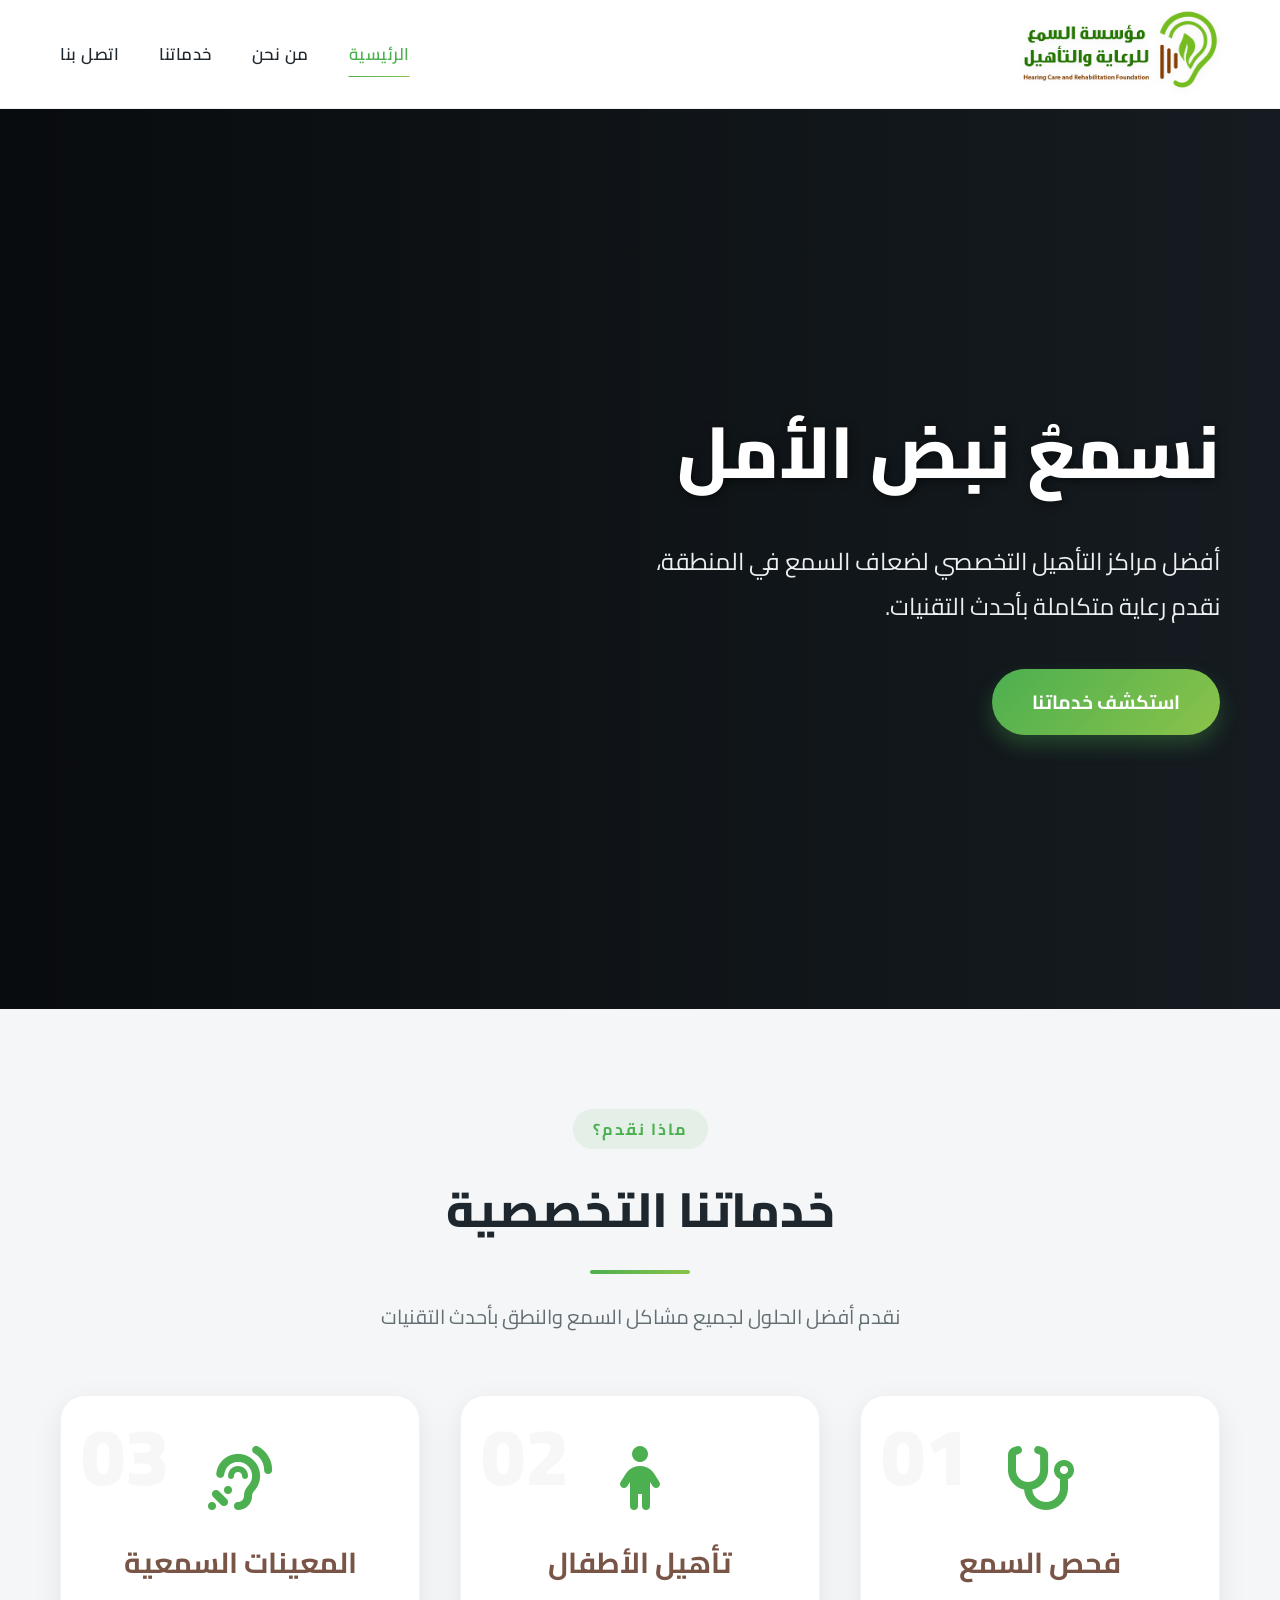
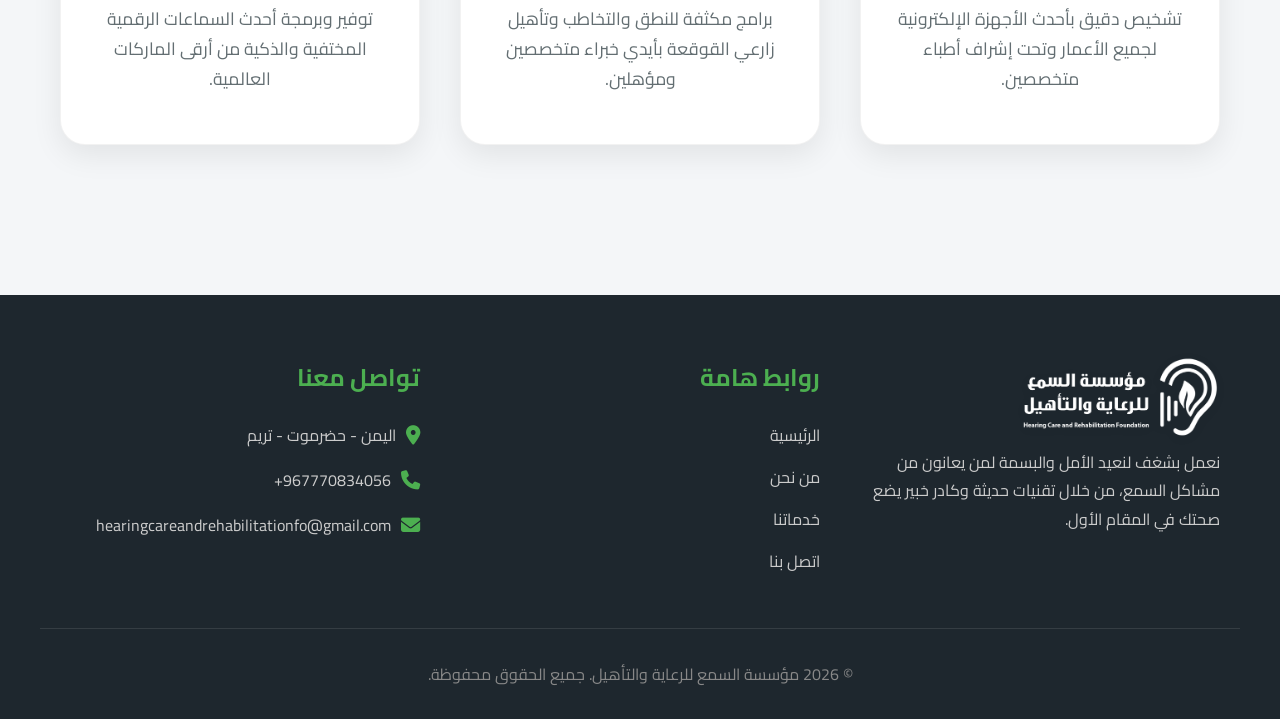
<file: index.html>
<!DOCTYPE html>
<html lang="ar" dir="rtl">
<!-- هنا حددت اللغة عربي والاتجاه من اليمين لليسار -->

<head>
    <meta charset="UTF-8">
    <!-- هذا الترميز عشان يدعم اللغة العربية بدون مشاكل -->

    <meta name="viewport" content="width=device-width, initial-scale=1.0">
    <!-- الموقع يكون متجاوب مع الجوال والشاشات الصغيرة -->

    <title>مؤسسة السمع للرعاية والتأهيل</title>
    <!-- عنوان الصفحة اللي يظهر في التبويب -->

    <link rel="stylesheet" href="style.css">
    <link rel="stylesheet" href="https://cdnjs.cloudflare.com/ajax/libs/font-awesome/6.4.0/css/all.min.css">
    <!-- هذا مكتبة أيقونات جاهزة استخدمتها في الموقع -->
</head>

<body>

    <header>
        <!-- هذا الهيدر اللي فوق الصفحة ويحتوي على الشعار والقائمة -->

        <div class="container header-container">
            <!-- حطيت container عشان يرتب العناصر ويخليها في المنتصف -->

            <div class="logo">
                <img src="image/logo2.png" alt="مؤسسة السمع" class="logo">
                <!-- هنا حطيت شعار المؤسسة -->
            </div>

            <!-- هذا checkbox استخدمته عشان أسوي قائمة للجوال -->
            <input type="checkbox" id="menu-checkbox" class="menu-checkbox">

            <label for="menu-checkbox" class="menu-toggle">
                <i class="fas fa-bars"></i>
                <!-- أيقونة الثلاث خطوط لفتح القائمة -->
            </label>

            <nav>
                <!-- هنا قائمة التنقل بين الصفحات -->
                <ul>
                    <li><a href="index.html" class="active">الرئيسية</a></li>
                    <!-- حطيت active عشان تبين الصفحة الحالية -->

                    <li><a href="about.html">من نحن</a></li>
                    <li><a href="services.html">خدماتنا</a></li>
                    <li><a href="contact.html">اتصل بنا</a></li>
                </ul>
            </nav>
        </div>
    </header>

    <div class="hero">
        <!-- هذا قسم البداية في الصفحة (السلايدر والعنوان الرئيسي) -->

        <!-- سلايدر الصور -->
        <div class="hero-slide" style="background-image: url('image/1.png');"></div>
        <div class="hero-slide" style="background-image: url('image/a.jpg');"></div>
        <div class="hero-slide" style="background-image: url('image/b.jpg');"></div>

        <div class="hero-text container">
            <!-- النص اللي يظهر فوق الصور -->

            <h1>نسمعُ نبض الأمل</h1>
            <p>
                أفضل مراكز التأهيل التخصصي لضعاف السمع في المنطقة، نقدم رعاية متكاملة بأحدث التقنيات.
            </p>
            <a href="services.html" class="main-btn">استكشف خدماتنا</a>
            <!-- زر ينقل المستخدم لصفحة الخدمات -->
        </div>
    </div>

    <section class="services-section">
        <!-- هذا قسم الخدمات اللي نقدمها -->

        <div class="container">

            <div class="section-title">
                <!-- عنوان القسم -->

                <span class="subtitle">ماذا نقدم؟</span>
                <h2>خدماتنا التخصصية</h2>

                <p>
                    نقدم أفضل الحلول لجميع مشاكل السمع والنطق بأحدث التقنيات
                </p>
            </div>

            <div class="grid-container">
                <!-- هنا استخدمت grid عشان أعرض الخدمات بشكل مرتب -->

                <div class="card" data-number="01">
                    <!-- كرت الخدمة الأولى -->

                    <i class="fas fa-stethoscope"></i>
                    <!-- أيقونة طبية -->

                    <h3>فحص السمع</h3>

                    <p>
                        تشخيص دقيق بأحدث الأجهزة الإلكترونية لجميع الأعمار وتحت إشراف أطباء متخصصين.
                    </p>
                </div>

                <div class="card" data-number="02">
                    <!-- كرت الخدمة الثانية -->

                    <i class="fas fa-child"></i>

                    <h3>تأهيل الأطفال</h3>

                    <p>
                        برامج مكثفة للنطق والتخاطب وتأهيل زارعي القوقعة بأيدي خبراء متخصصين ومؤهلين.
                    </p>
                </div>

                <div class="card" data-number="03">
                    <!-- كرت الخدمة الثالثة -->

                    <i class="fas fa-ear-listen"></i>

                    <h3>المعينات السمعية</h3>

                    <p>
                        توفير وبرمجة أحدث السماعات الرقمية المختفية والذكية من أرقى الماركات العالمية.
                    </p>
                </div>

            </div>
        </div>
    </section>

    <footer>
        <!-- هذا الفوتر أسفل الصفحة -->

        <div class="container footer-content">

            <div>

                <div class="logo">
                    <img src="image/logowhite.png" alt="" class="logo">
                    <!-- شعار أبيض للفوتر -->
                </div>

                <div class="footer-about">
                    <!-- نبذة بسيطة عن المؤسسة -->

                    <p>
                        نعمل بشغف لنعيد الأمل والبسمة لمن يعانون من مشاكل السمع،
                        من خلال تقنيات حديثة وكادر خبير يضع صحتك في المقام الأول.
                    </p>
                </div>
            </div>

            <div class="footer-links">
                <!-- روابط سريعة داخل الموقع -->

                <h3>روابط هامة</h3>

                <ul>
                    <li><a href="index.html">الرئيسية</a></li>
                    <li><a href="about.html">من نحن</a></li>
                    <li><a href="services.html">خدماتنا</a></li>
                    <li><a href="contact.html">اتصل بنا</a></li>
                </ul>
            </div>

            <div class="footer-contact">
                <!-- معلومات التواصل -->

                <h3>تواصل معنا</h3>

                <p>
                    <i class="fas fa-location-dot"></i>
                        اليمن - حضرموت - تريم 
                    </p>

                <p>
                    <i class="fas fa-phone"></i>
                    967770834056+
                </p>

                <p>
                    <i class="fas fa-envelope"></i>
                    hearingcareandrehabilitationfo@gmail.com
                </p>
            </div>

        </div>

        <div class="container footer-bottom">
            <!-- حقوق النشر -->

            &copy; 2026 مؤسسة السمع للرعاية والتأهيل. جميع الحقوق محفوظة.
        </div>

    </footer>

    <script src="script.js"></script>
    <!-- ربطت ملف الجافاسكربت عشان أضيف الحركات أو التفاعل في الموقع -->

</body>

</html>
</file>
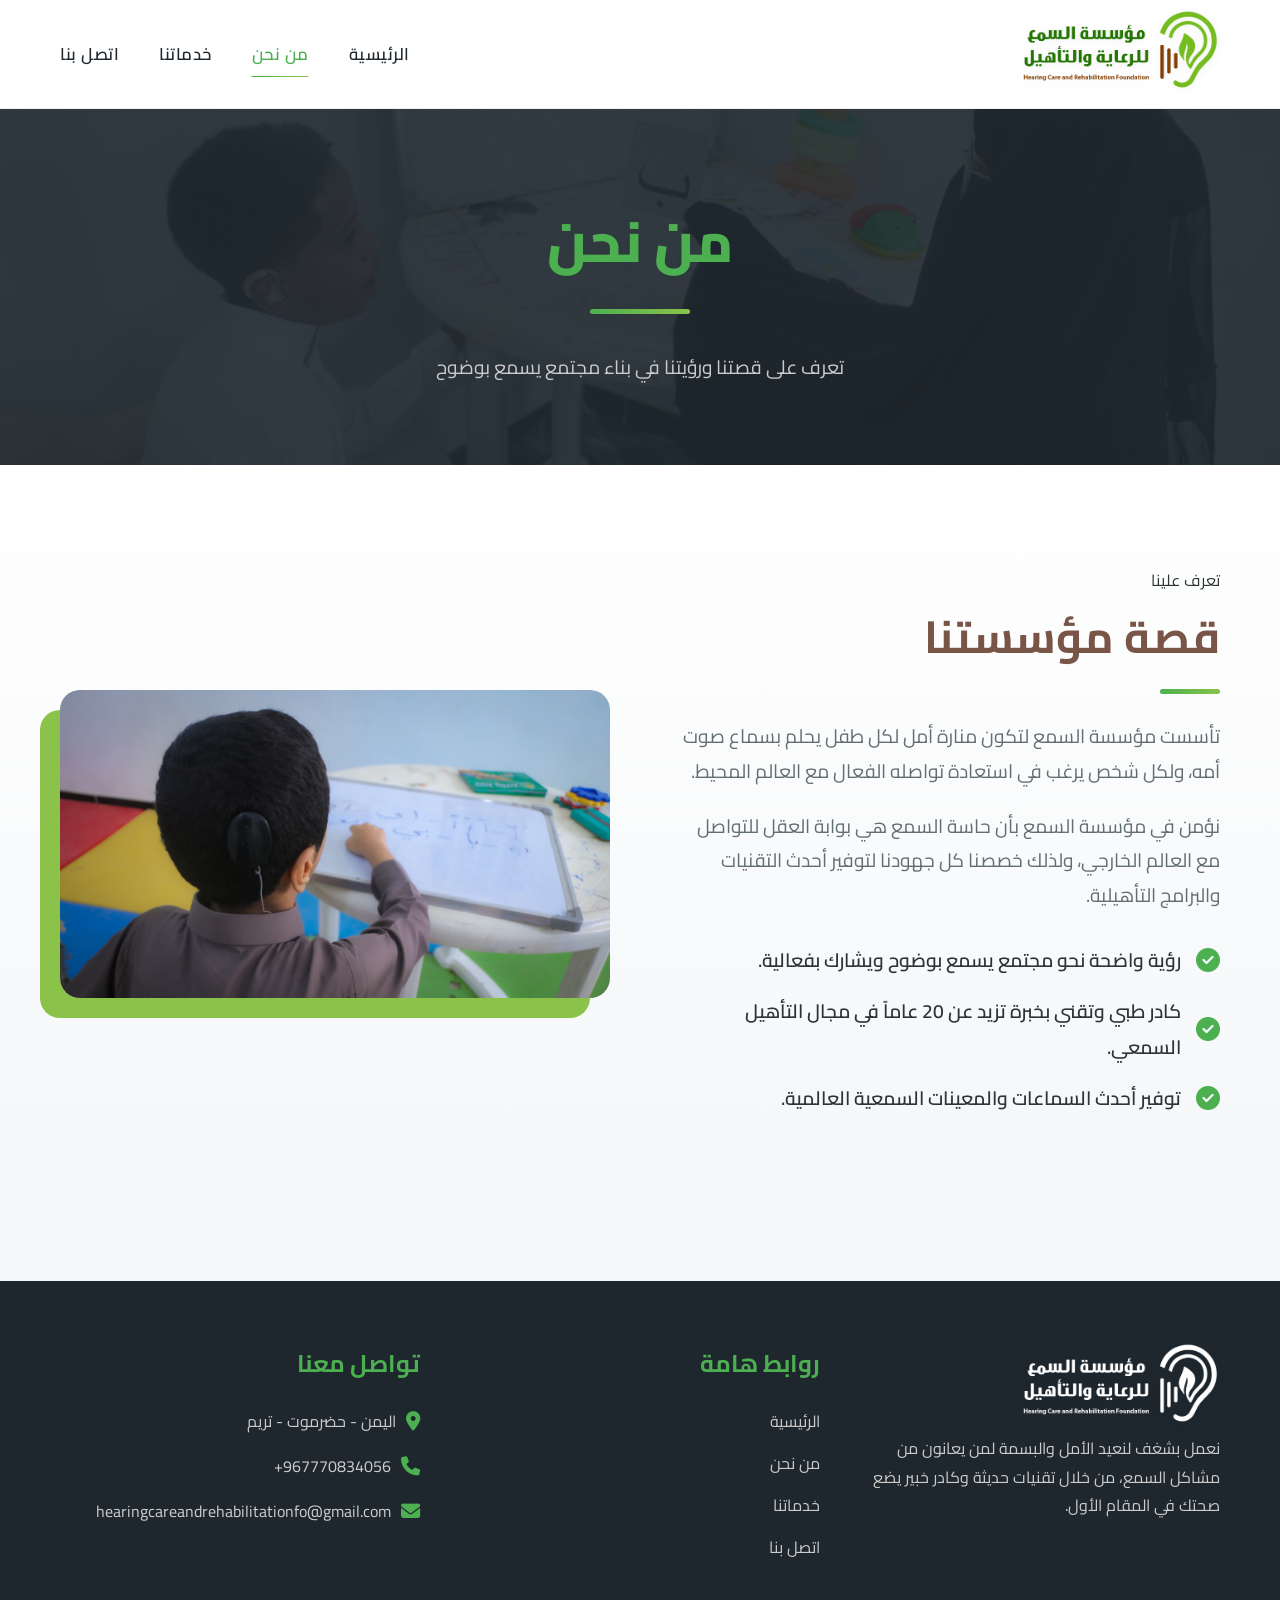
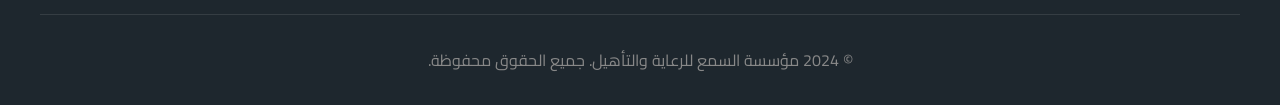
<file: about.html>
<!DOCTYPE html>
<html lang="ar" dir="rtl">
<!-- هنا حددت اللغة عربي واتجاه الصفحة من اليمين لليسار -->

<head>
    <meta charset="UTF-8">
    <meta name="viewport" content="width=device-width, initial-scale=1.0">
    <!-- هذا يخلي الموقع متجاوب مع الجوال والشاشات -->

    <title>من نحن | مؤسسة السمع</title>
    <link rel="stylesheet" href="style.css">
    <link rel="stylesheet" href="https://cdnjs.cloudflare.com/ajax/libs/font-awesome/6.4.0/css/all.min.css">
    <!-- مكتبة أيقونات استخدمتها في الموقع -->
</head>

<body>

    <header>
        <!-- هذا الهيدر حق الموقع -->

        <div class="container header-container">
            <!-- container عشان يرتب العناصر في الهيدر -->

            <div class="logo">
                <img src="image/logo2.png" alt="مؤسسة السمع" class="logo">
            </div>

            <!-- هذا checkbox استخدمته عشان قائمة الجوال -->
            <input type="checkbox" id="menu-checkbox" class="menu-checkbox">

            <label for="menu-checkbox" class="menu-toggle">
                <i class="fas fa-bars"></i>
                <!-- أيقونة القائمة -->
            </label>

            <nav>
                <!-- روابط التنقل بين الصفحات -->
                <ul>
                    <li><a href="index.html">الرئيسية</a></li>

                    <!-- هنا حطيت active عشان تبين أن هذه الصفحة الحالية -->
                    <li><a href="about.html" class="active">من نحن</a></li>

                    <li><a href="services.html">خدماتنا</a></li>
                    <li><a href="contact.html">اتصل بنا</a></li>
                </ul>
            </nav>
        </div>
    </header>

    <div class="page-header">
        <!-- عنوان الصفحة في الأعلى -->

        <div class="container">
            <h1>من نحن</h1>
            <!-- العنوان الرئيسي -->

            <p>تعرف على قصتنا ورؤيتنا في بناء مجتمع يسمع بوضوح</p>
        </div>
    </div>

    <section class="about-section">
        <!-- هذا قسم التعريف بالمؤسسة -->

        <div class="container about-content-wrapper">
            <!-- قسمت الصفحة إلى نص وصورة -->

            <div class="about-content">
                <!-- هنا النص والمعلومات -->
                <span class="subtitle">تعرف علينا</span>
                <h2>قصة مؤسستنا</h2>
                <p>
                    تأسست مؤسسة السمع لتكون منارة أمل لكل طفل يحلم بسماع صوت أمه،
                    ولكل شخص يرغب في استعادة تواصله الفعال مع العالم المحيط.
                </p>

                <p>
                    نؤمن في مؤسسة السمع بأن حاسة السمع هي بوابة العقل للتواصل مع العالم الخارجي،
                    ولذلك خصصنا كل جهودنا لتوفير أحدث التقنيات والبرامج التأهيلية.
                </p>

                <ul class="about-list">
                    <!-- قائمة المميزات -->

                    <li>
                        <i class="fas fa-check-circle"></i>
                        رؤية واضحة نحو مجتمع يسمع بوضوح ويشارك بفعالية.
                    </li>

                    <li>
                        <i class="fas fa-check-circle"></i>
                        كادر طبي وتقني بخبرة تزيد عن 20 عاماً في مجال التأهيل السمعي.
                    </li>

                    <li>
                        <i class="fas fa-check-circle"></i>
                        توفير أحدث السماعات والمعينات السمعية العالمية.
                    </li>
                </ul>

            </div>

            <div class="about-image">
                <!-- هنا صورة المؤسسة -->

                <img src="image/a.jpg" alt="صورة مؤسسة السمع">
            </div>

        </div>
    </section>

    <footer>
        <!-- هذا الفوتر أسفل الصفحة -->

        <div class="container footer-content">

            <div>

                <div class="logo">
                    <img src="image/logowhite.png" alt="" class="logo">
                    <!-- شعار الفوتر -->
                </div>

                <div class="footer-about">
                    <!-- نبذة عن المؤسسة -->

                    <p>
                        نعمل بشغف لنعيد الأمل والبسمة لمن يعانون من مشاكل السمع،
                        من خلال تقنيات حديثة وكادر خبير يضع صحتك في المقام الأول.
                    </p>
                </div>
            </div>
            
            <div class="footer-links">
                <!-- روابط سريعة -->

                <h3>روابط هامة</h3>

                <ul>
                    <li><a href="index.html">الرئيسية</a></li>
                    <li><a href="about.html">من نحن</a></li>
                    <li><a href="services.html">خدماتنا</a></li>
                    <li><a href="contact.html">اتصل بنا</a></li>
                </ul>
            </div>
            
            <div class="footer-contact">
                <!-- معلومات التواصل -->

                <h3>تواصل معنا</h3>

                <p>
                    <i class="fas fa-location-dot"></i>
                    اليمن - حضرموت - تريم 
                </p>

                <p>
                    <i class="fas fa-phone"></i>
                    967770834056+
                </p>

                <p>
                    <i class="fas fa-envelope"></i>
                    hearingcareandrehabilitationfo@gmail.com
                </p>
            </div>

        </div>

        <div class="container footer-bottom">
            <!-- حقوق النشر -->

            &copy; 2024 مؤسسة السمع للرعاية والتأهيل. جميع الحقوق محفوظة.
        </div>

    </footer>

    <script src="script.js"></script>
    <!-- ربطت ملف الجافاسكربت عشان الحركات والتفاعل في الموقع -->

</body>
</html>
</file>
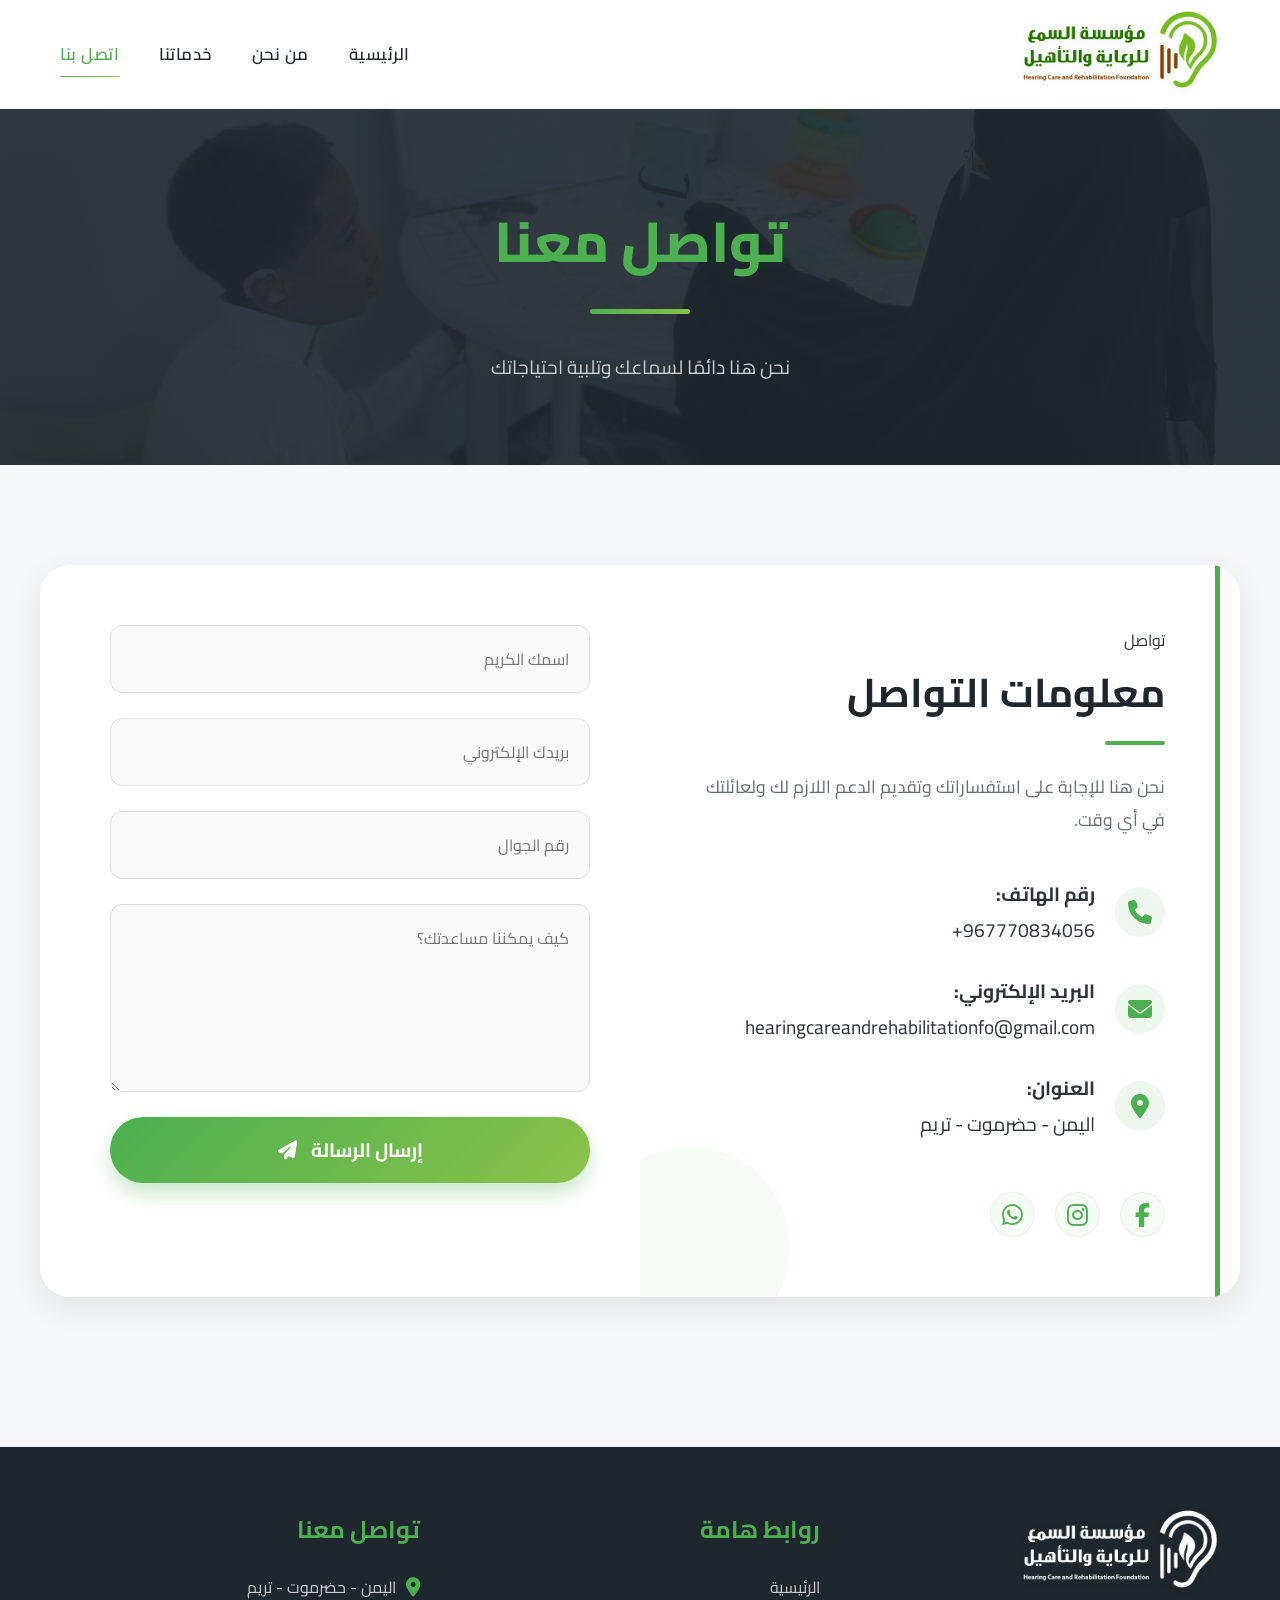
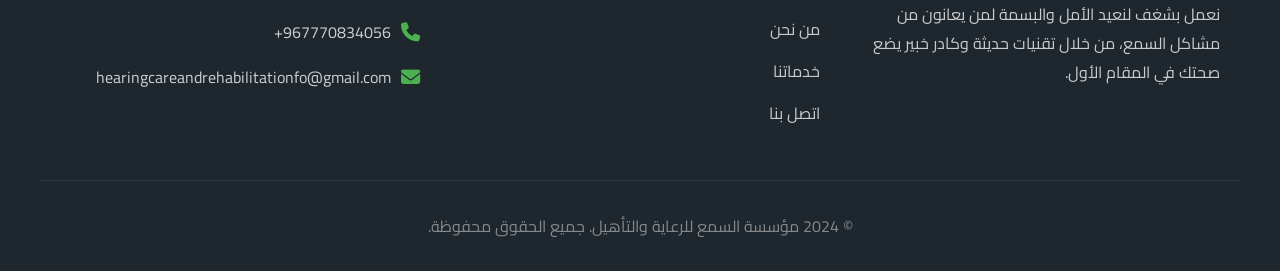
<file: contact.html>
<!DOCTYPE html>
<html lang="ar" dir="rtl">
<!-- حددت اللغة عربي والاتجاه من اليمين لليسار -->

<head>
    <meta charset="UTF-8">
    <meta name="viewport" content="width=device-width, initial-scale=1.0">
    <!-- هذا يخلي الصفحة تشتغل تمام على الجوال -->

    <title>اتصل بنا | مؤسسة السمع</title>
    <link rel="stylesheet" href="style.css">
    <link rel="stylesheet" href="https://cdnjs.cloudflare.com/ajax/libs/font-awesome/6.4.0/css/all.min.css">
    <!-- مكتبة أيقونات استخدمتها في الصفحة -->
</head>

<body>

    <header>
        <!-- هذا الهيدر حق الموقع -->

        <div class="container header-container">
            <!-- حطيت container عشان يرتب العناصر -->

            <div class="logo">
                <img src="image/logo2.png" alt="مؤسسة السمع" class="logo">
                <!-- شعار المؤسسة -->
            </div>

            <!-- هذا استخدمته عشان قائمة الجوال -->
            <input type="checkbox" id="menu-checkbox" class="menu-checkbox">

            <label for="menu-checkbox" class="menu-toggle">
                <i class="fas fa-bars"></i>
                <!-- أيقونة القائمة -->
            </label>

            <nav>
                <!-- روابط الصفحات -->
                <ul>
                    <li><a href="index.html">الرئيسية</a></li>
                    <li><a href="about.html">من نحن</a></li>
                    <li><a href="services.html">خدماتنا</a></li>

                    <!-- هنا حطيت active عشان تبين أن هذه الصفحة الحالية -->
                    <li><a href="contact.html" class="active">اتصل بنا</a></li>
                </ul>
            </nav>
        </div>
    </header>

    <div class="page-header">
        <!-- هذا عنوان الصفحة في الأعلى -->

        <div class="container">
            <h1>تواصل معنا</h1>
            <!-- العنوان الرئيسي -->
            <p>نحن هنا دائمًا لسماعك وتلبية احتياجاتك</p>
        </div>
    </div>

    <section class="contact-section">
        <!-- هذا القسم حق معلومات التواصل والنموذج -->

        <div class="container contact-wrapper">
            <!-- قسمت الصفحة إلى جهتين -->

            <div class="contact-info">
                <!-- هنا معلومات التواصل -->

                <span class="subtitle">تواصل</span>
                <h2>معلومات التواصل</h2>

                <p>
                    نحن هنا للإجابة على استفساراتك وتقديم الدعم اللازم لك ولعائلتك في أي وقت.
                </p>
                
                <div class="contact-item">
                    <!-- رقم الهاتف -->

                    <i class="fas fa-phone"></i>

                    <div>
                        <strong>رقم الهاتف:</strong><br>
                        967770834056+
                    </div>
                </div>
                
                <div class="contact-item">
                    <!-- البريد الإلكتروني -->

                    <i class="fas fa-envelope"></i>

                    <div>
                        <strong>البريد الإلكتروني:</strong><br>
                        hearingcareandrehabilitationfo@gmail.com
                    </div>
                </div>
                
                <div class="contact-item">
                    <!-- عنوان المؤسسة -->

                    <i class="fas fa-location-dot"></i>

                    <div>
                        <strong>العنوان:</strong><br>
                        اليمن - حضرموت - تريم 
                    </div>
                </div>
                
                <div class="social-links">
                    <!-- روابط السوشيال ميديا -->

                        <!-- رابط فيسبوك -->
                    <a href="https://www.facebook.com/share/1CuFMAoCud/" target="_blank">
                        <i class="fab fa-facebook-f"></i>
                    </a>

                        <!-- رابط إنستغرام -->
                    <a href="https://www.instagram.com/hearing2243?igsh=MXAyc3g0MnVoanEyOA==" target="_blank">
                     <i class="fab fa-instagram"></i> 
                     </a>

                         <!-- رابط واتساب -->
                    <a href="https://whatsapp.com/channel/0029Vb6namz0LKZLXUpCxl2D" target="_blank">
                        <i class="fab fa-whatsapp"></i>
                    </a>
                </div>
            </div>

                    <!--   هذا نموذج إرسال رسالة  -->
                    <!--  خاصية action : وضعت فيها رابط بريدنا الالكتروني هذا الرابط يخبر المتصفح بانه
                       عليه عند النقر على ارسال الرسالة ان يرسلها الى هذا الرابط -->
                       
                <form action="https://formspree.io/f/mlgzgrva" method="POST" class="contact-form">
                    <input type="hidden" name="_next" value="https://yourwebsite.com/thanks.html">
                    <!-- من الضروري إضافة خاصية name لكل حقل لكي تصلك البيانات -->
                    <input type="text" name="الاسم" placeholder="اسمك الكريم" required>

                    <input type="email" name="الايميل" placeholder="بريدك الإلكتروني" required>

                    <input type="text" name="الهاتف" placeholder="رقم الجوال">

                    <textarea name="الرسالة" placeholder="كيف يمكننا مساعدتك؟" rows="5" required></textarea>

                    <button type="submit" class="main-btn">
                     إرسال الرسالة
                    <i class="fas fa-paper-plane" style="margin-right: 10px;"></i>
                    </button>
                </form>

        </div>
    </section>

    <footer>
        <!-- هذا الفوتر أسفل الصفحة -->

        <div class="container footer-content">

            <div>
                <div class="logo">
                    <img src="image/logowhite.png" alt="" class="logo">
                    <!-- شعار الفوتر -->
                </div>

                <div class="footer-about">
                    <!-- نبذة عن المؤسسة -->

                    <p>
                        نعمل بشغف لنعيد الأمل والبسمة لمن يعانون من مشاكل السمع،
                        من خلال تقنيات حديثة وكادر خبير يضع صحتك في المقام الأول.
                    </p>
                </div>
            </div>
            
            <div class="footer-links">
                <!-- روابط سريعة -->

                <h3>روابط هامة</h3>

                <ul>
                    <li><a href="index.html">الرئيسية</a></li>
                    <li><a href="about.html">من نحن</a></li>
                    <li><a href="services.html">خدماتنا</a></li>
                    <li><a href="contact.html">اتصل بنا</a></li>
                </ul>
            </div>
            
            <div class="footer-contact">
                <!-- معلومات التواصل -->

                <h3>تواصل معنا</h3>

                <p>
                    <i class="fas fa-location-dot"></i>
                    اليمن - حضرموت - تريم
                </p>

                <p>
                    <i class="fas fa-phone"></i>
                    967770834056+
                </p>

                <p>
                    <i class="fas fa-envelope"></i>
                    hearingcareandrehabilitationfo@gmail.com
                </p>
            </div>

        </div>

        <div class="container footer-bottom">
            <!-- حقوق النشر -->

            &copy; 2024 مؤسسة السمع للرعاية والتأهيل. جميع الحقوق محفوظة.
        </div>

    </footer>

    <script src="script.js"></script>
    <!-- ربطت ملف الجافاسكربت عشان التفاعل في الصفحة -->

</body>
</html>
</file>
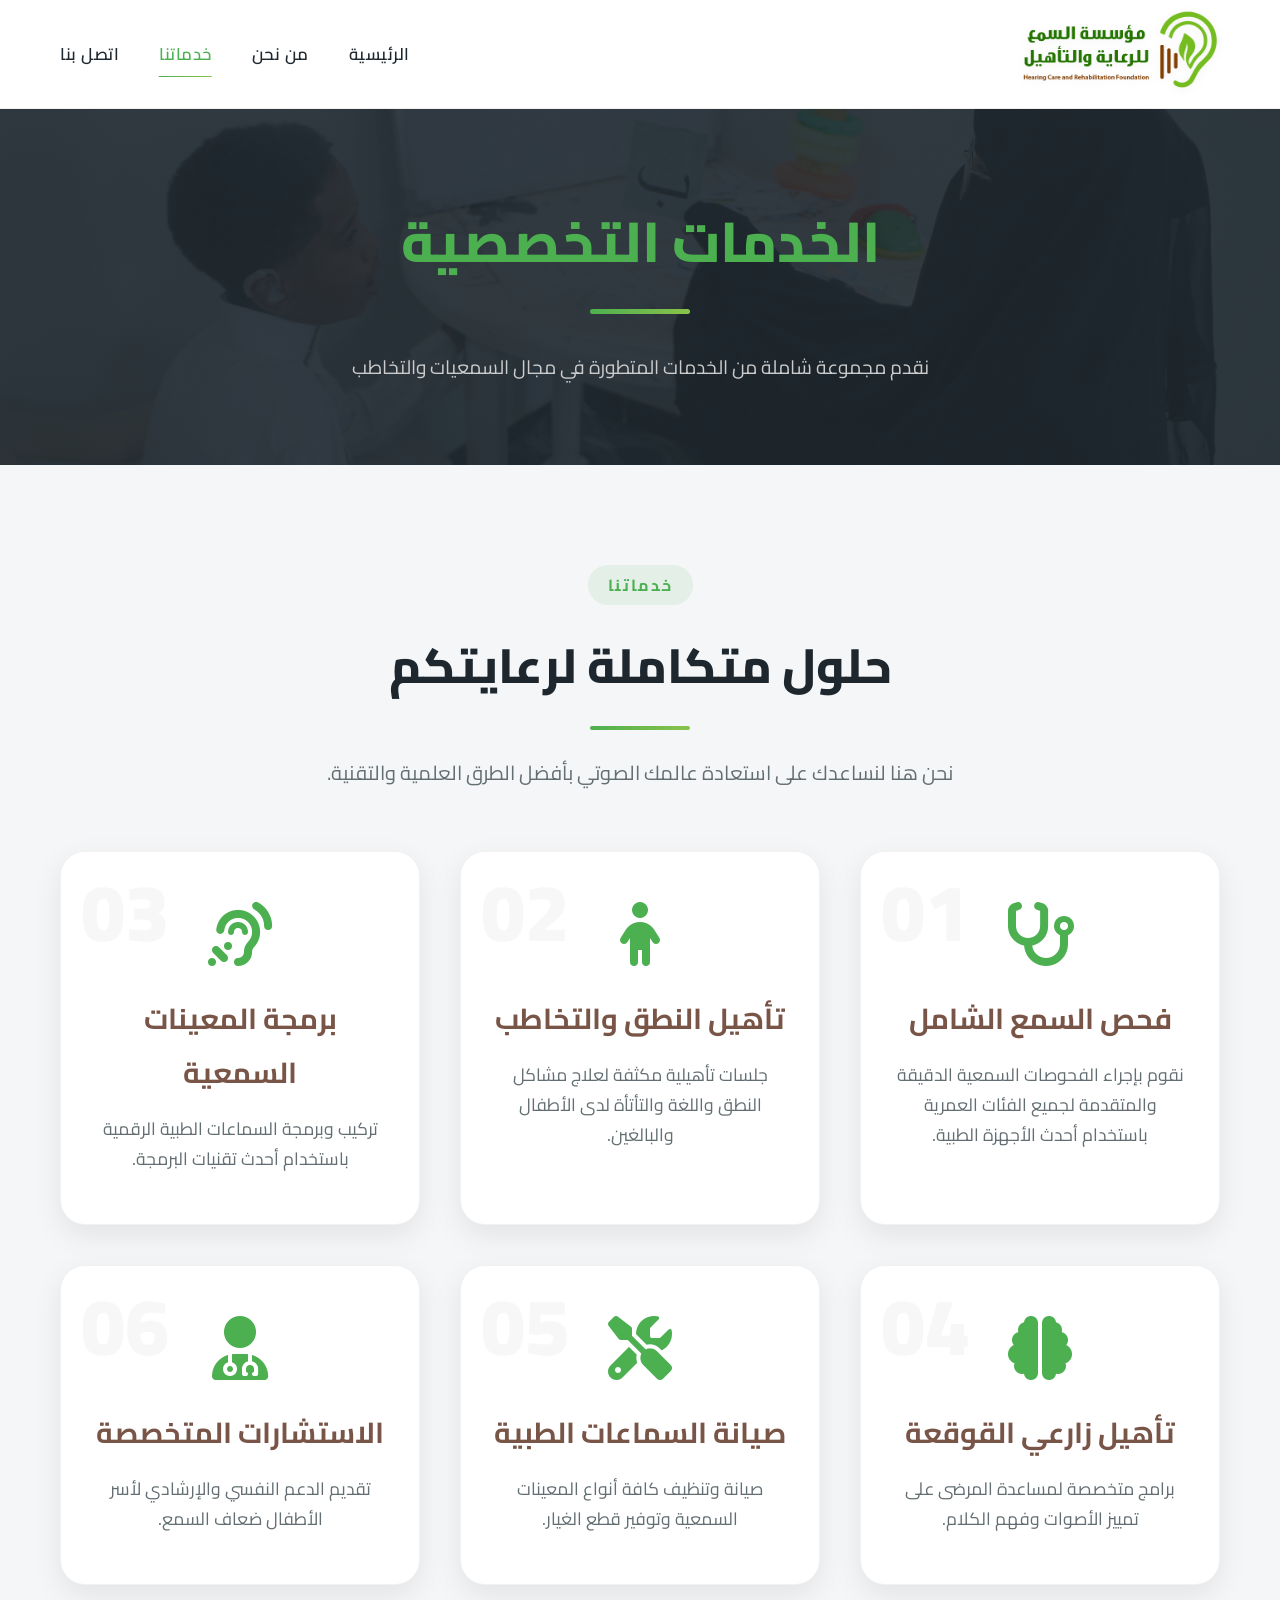
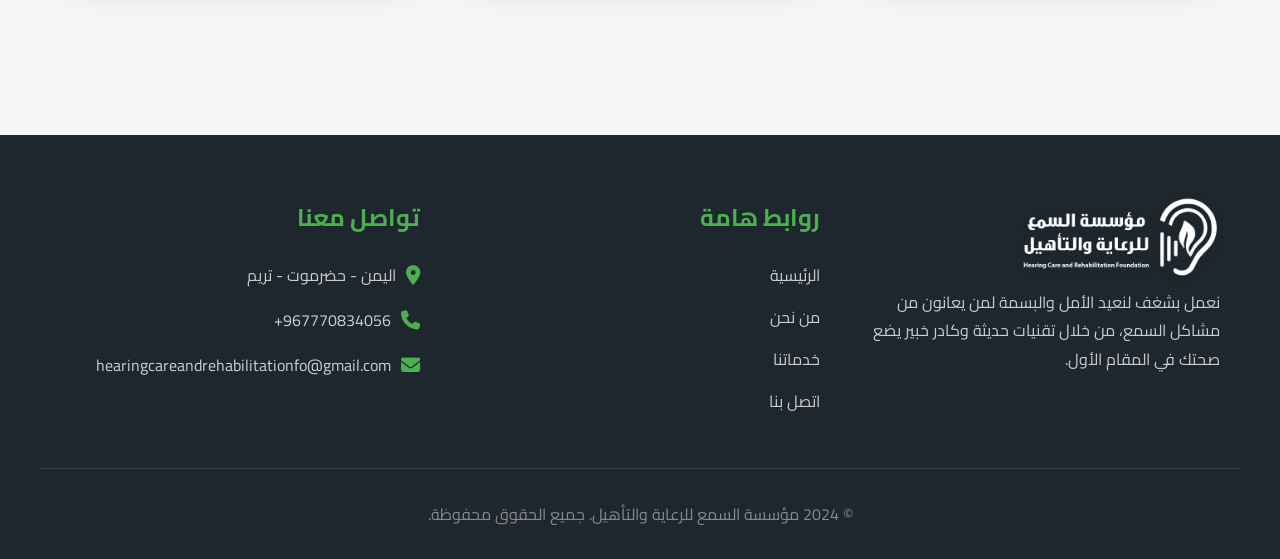
<file: services.html>
<!DOCTYPE html>
<html lang="ar" dir="rtl">
<head>
    <meta charset="UTF-8">
    <meta name="viewport" content="width=device-width, initial-scale=1.0">
    <!-- هذا يخلي الصفحة متجاوبة مع الجوال -->

    <title>خدماتنا | مؤسسة السمع</title>
    <link rel="stylesheet" href="style.css">
    <link rel="stylesheet" href="https://cdnjs.cloudflare.com/ajax/libs/font-awesome/6.4.0/css/all.min.css">
    <!-- مكتبة أيقونات استخدمتها في الكروت -->
</head>

<body>

    <header>
        <!-- هذا الهيدر اللي يظهر فوق في كل الصفحات -->

        <div class="container header-container">
            <!-- container عشان يرتب العناصر في سطر واحد -->

            <div class="logo">
                <img src="image/logo2.png" alt="مؤسسة السمع" class="logo">
                <!-- شعار المؤسسة -->
            </div>

            <!-- هذا checkbox استخدمته عشان قائمة الجوال -->
            <input type="checkbox" id="menu-checkbox" class="menu-checkbox">

            <label for="menu-checkbox" class="menu-toggle">
                <i class="fas fa-bars"></i>
                <!-- أيقونة القائمة -->
            </label>

            <nav>
                <!-- روابط التنقل بين الصفحات -->
                <ul>
                    <li><a href="index.html">الرئيسية</a></li>
                    <li><a href="about.html">من نحن</a></li>

                    <!-- هنا حطيت active عشان تبين الصفحة الحالية -->
                    <li><a href="services.html" class="active">خدماتنا</a></li>

                    <li><a href="contact.html">اتصل بنا</a></li>
                </ul>
            </nav>
        </div>
    </header>

    <div class="page-header">
        <div class="container">
            <h1>الخدمات التخصصية</h1>
            <p>
                نقدم مجموعة شاملة من الخدمات المتطورة في مجال السمعيات والتخاطب
            </p>
        </div>
    </div>

    <section class="services-section">
        <!-- هذا قسم عرض الخدمات -->

        <div class="container">

            <div class="section-title">
                <!-- عنوان القسم -->

                <span class="subtitle">خدماتنا</span>
                <h2>حلول متكاملة لرعايتكم</h2>

                <p>
                    نحن هنا لنساعدك على استعادة عالمك الصوتي بأفضل الطرق العلمية والتقنية.
                </p>
            </div>

            <div class="grid-container">
                <!-- استخدمت grid عشان أعرض الخدمات بشكل مرتب في كروت -->

                <div class="card" data-number="01">
                    <!-- كرت الخدمة الأولى -->

                    <i class="fas fa-stethoscope"></i>
                    <!-- أيقونة طبية -->

                    <h3>فحص السمع الشامل</h3>

                    <p>
                        نقوم بإجراء الفحوصات السمعية الدقيقة والمتقدمة لجميع الفئات العمرية باستخدام أحدث الأجهزة الطبية.
                    </p>
                </div>
        
                <div class="card" data-number="02">
                    <!-- كرت الخدمة الثانية -->

                    <i class="fas fa-child"></i>

                    <h3>تأهيل النطق والتخاطب</h3>

                    <p>
                        جلسات تأهيلية مكثفة لعلاج مشاكل النطق واللغة والتأتأة لدى الأطفال والبالغين.
                    </p>
                </div>
        
                <div class="card" data-number="03">
                    <!-- كرت الخدمة الثالثة -->

                    <i class="fas fa-ear-listen"></i>

                    <h3>برمجة المعينات السمعية</h3>

                    <p>
                        تركيب وبرمجة السماعات الطبية الرقمية باستخدام أحدث تقنيات البرمجة.
                    </p>
                </div>
        
                <div class="card" data-number="04">
                    <!-- كرت الخدمة الرابعة -->

                    <i class="fas fa-brain"></i>

                    <h3>تأهيل زارعي القوقعة</h3>

                    <p>
                        برامج متخصصة لمساعدة المرضى على تمييز الأصوات وفهم الكلام.
                    </p>
                </div>
        
                <div class="card" data-number="05">
                    <!-- كرت الخدمة الخامسة -->

                    <i class="fas fa-tools"></i>

                    <h3>صيانة السماعات الطبية</h3>

                    <p>
                        صيانة وتنظيف كافة أنواع المعينات السمعية وتوفير قطع الغيار.
                    </p>
                </div>
        
                <div class="card" data-number="06">
                    <!-- كرت الخدمة السادسة -->

                    <i class="fas fa-user-doctor"></i>

                    <h3>الاستشارات المتخصصة</h3>

                    <p>
                        تقديم الدعم النفسي والإرشادي لأسر الأطفال ضعاف السمع.
                    </p>
                </div>

            </div>
        </div>
    </section>

    <footer>
        <!-- هذا الفوتر أسفل الصفحة -->

        <div class="container footer-content">

            <div>

                <div class="logo">
                    <img src="image/logowhite.png" alt="" class="logo">
                    <!-- شعار الفوتر -->
                </div>

                <div class="footer-about">
                    <!-- نبذة عن المؤسسة -->

                    <p>
                        نعمل بشغف لنعيد الأمل والبسمة لمن يعانون من مشاكل السمع،
                        من خلال تقنيات حديثة وكادر خبير يضع صحتك في المقام الأول.
                    </p>
                </div>
            </div>
            
            <div class="footer-links">
                <!-- روابط سريعة -->

                <h3>روابط هامة</h3>

                <ul>
                    <li><a href="index.html">الرئيسية</a></li>
                    <li><a href="about.html">من نحن</a></li>
                    <li><a href="services.html">خدماتنا</a></li>
                    <li><a href="contact.html">اتصل بنا</a></li>
                </ul>
            </div>
            
            <div class="footer-contact">
                <!-- معلومات التواصل -->

                <h3>تواصل معنا</h3>

                <p>
                    <i class="fas fa-location-dot"></i>
                    اليمن - حضرموت - تريم 
                </p>

                <p>
                    <i class="fas fa-phone"></i>
                    967770834056+
                </p>

                <p>
                    <i class="fas fa-envelope"></i>
                    hearingcareandrehabilitationfo@gmail.com
                </p>
            </div>

        </div>

        <div class="container footer-bottom">
            <!-- حقوق النشر -->

            &copy; 2024 مؤسسة السمع للرعاية والتأهيل. جميع الحقوق محفوظة.
        </div>

    </footer>

    <script src="script.js"></script>
    <!-- ربطت ملف الجافاسكربت عشان الحركات والتفاعل في الموقع -->

</body>
</htm
</file>
<file: style.css>
/* استيراد خط كايو العربي الاحترافي */
/* هنا استوردت خط Cairo من Google Fonts عشان يكون شكل الموقع احترافي وواضح بالعربي */
@import url('https://fonts.googleapis.com/css2?family=Cairo:wght@400;600;700;800&display=swap');

:root {
    /* هنا عرفت ألوان الموقع والمتغيرات الأساسية عشان أستخدمها في كل الصفحات */

    --primary: #4caf50; /* هذا اللون الأخضر حق الشعار */
    --primary-dark: #388e3c; /* درجة أغمق من الأخضر */
    --secondary: #8bc34a; /* لون مساعد */
    --accent: #795548; /* اللون البني المستخدم في بعض العناوين */

    /* تدرج لوني استخدمته في الأزرار والخلفيات */
    --gradient: linear-gradient(135deg, #4caf50, #8bc34a);

    --dark: #1e272e; /* لون غامق للخلفيات */
    --text-color: #2d3436; /* لون النص الأساسي */
    --text-muted: #636e72; /* لون نص خفيف */

    --bg-light: #f4f6f8; /* لون خلفية الصفحة */
    --white: #ffffff; 

    /* ظل جاهز استخدمته للكروت والعناصر */
    --shadow: 0 10px 30px rgba(0, 0, 0, 0.08);
}

* {
    margin: 0; 
    padding: 0; 
    box-sizing: border-box;
    font-family: 'Cairo', sans-serif;
}

body {
    direction: rtl;
    background: var(--bg-light);
    color: var(--text-color);
    overflow-x: hidden;
}

/* Container */
/* هذا العنصر استخدمته لتوسيط المحتوى داخل الصفحة */
.container {
    width: 100%;
    max-width: 1200px;
    margin: 0 auto;
    padding: 0 20px;
}

/* الهيدر */
/* هنا صممت الهيدر العلوي للموقع */

header {
    position: relative;
    width: 100%;
    background: var(--white);
    z-index: 1000;
    padding: 8px 0;
    border-bottom: 1px solid #f0f0f0;
}
.header-container {
    /* هنا استخدمت flex عشان أرتب الشعار والقائمة في سطر واحد */
    display: flex;
    justify-content: space-between;
    align-items: center;
}

.logo {
    width: 120px;
    transition: 0.5s;
}

.logo img {
    width: 100%;
    filter: drop-shadow(0 2px 5px rgba(0,0,0,0.05));
}

nav ul {
    display: flex;
    list-style: none;
    gap: 40px;
} 

nav ul li a {
    text-decoration: none;
    color: var(--dark);
    font-weight: 600;
    font-size: 1.05rem;
    transition: all 0.4s ease;
    padding: 5px 0;
    letter-spacing: 0.5px;
    position: relative;
}

/* الخط المتحرك تحت الرابط */
nav ul li a::after {
    content: '';

    /* تحديد مكان الخط */
    position: absolute;

    bottom: -2px;
    left: 50%;

    /* في البداية يكون مخفي */
    width: 0;

    height: 1.5px;

    /* لون متدرج */
    background: var(--gradient);

    /* حركة ناعمة */
    transition: all 0.4s cubic-bezier(0.4, 0, 0.2, 1);

    /* توسيط الخط */
    transform: translateX(-50%);
}

/* عند مرور الماوس أو الصفحة الحالية */
nav ul li a:hover, 
nav ul li a.active {
    /* تغيير اللون إلى الأخضر */
    color: var(--primary);
}

/* هنا يظهر الخط تحت الرابط */
nav ul li a:hover::after, 
nav ul li a.active::after {
    width: 100%;
}

/* هذا checkbox استخدمته للتحكم في القائمة في الجوال */
.menu-checkbox { 
    display: none; 
}

/* زر القائمة (الثلاث خطوط) */
.menu-toggle { 
    display: none; 

    /* حجم الأيقونة */
    font-size: 1.8rem; 

    /* لون الأيقونة */
    color: var(--primary); 

    /* شكل المؤشر عند المرور */
    cursor: pointer; 
}
/* السلايدر الحيوي (الرئيسية) */
.hero {
    /* خليت ارتفاع القسم يساوي ارتفاع الشاشة كامل */
    height: 100vh;

    /* لون خلفية احتياطي لو الصورة ما ظهرت */
    background: var(--dark);

    /* عشان أتحكم في العناصر اللي داخله */
    position: relative;

    /* يمنع أي عنصر يطلع خارج الإطار */
    overflow: hidden;

    /* استخدمت flex لتوسيط النص عمودي */
    display: flex;

    /* توسيط المحتوى في المنتصف */
    align-items: center;
}

.hero::after {
    /* طبقة شفافة فوق الصورة */
    content: '';

    position: absolute;

    /* تغطي القسم كامل */
    top:0; 
    left:0; 
    width: 100%; 
    height: 100%;

    /* تدرج لوني غامق يساعد النص يكون واضح */
    background: linear-gradient(
        to right, 
        rgba(0,0,0,0.7), 
        rgba(0,0,0,0.3)
    );

    /* عشان تكون فوق الصورة */
    z-index: 1;
}

.hero-slide {
    /* هذا يمثل كل صورة في السلايدر */
    position: absolute;

    /* الصورة تغطي المساحة كاملة */
    width: 100%; 
    height: 100%;

    /* تخلي الصورة تتمدد حسب الحجم */
    background-size: cover;

    /* توسيط الصورة */
    background-position: center;

    /* في البداية تكون مخفية */
    opacity: 0;

    /* حركة تغيير الصور */
    animation: sliderFade 12s infinite;
}

/* الصورة الثانية تتأخر 6 ثواني */
.hero-slide:nth-child(2) {
    animation-delay: 6s;
}

/* حركة تبديل الصور */
@keyframes sliderFade {

    /* الصورة تظهر مع تكبير بسيط */
    0%, 45% { 
        opacity: 1; 
        transform: scale(1.05); 
    }

    /* الصورة تختفي */
    55%, 100% { 
        opacity: 0; 
        transform: scale(1); 
    }
}

.hero-text {
    /* النص فوق الصور */
    position: relative;

    /* عشان يكون فوق طبقة التدرج */
    z-index: 10;

    /* محاذاة النص لليمين */
    text-align: right;

    /* لون النص أبيض */
    color: white;
}
.hero-text h1 {
    /* حجم كبير للعنوان الرئيسي */
    font-size: 4.5rem;

    /* خط عريض عشان يبرز العنوان */
    font-weight: 800;

    /* ظل خلف النص عشان يكون واضح فوق الصورة */
    text-shadow: 2px 2px 10px rgba(0,0,0,0.5);

    /* حركة ظهور من الأسفل */
    animation: fadeInUp 1s forwards;

    /* مسافة تحت العنوان */
    margin-bottom: 15px;

    /* لون النص أبيض */
    color: var(--white);
}

.hero-text p {
    /* حجم النص الوصفي */
    font-size: 1.5rem;

    /* مسافة فوق وتحت النص */
    margin: 20px 0 40px;

    /* حركة ظهور للنص */
    animation: fadeInUp 1.2s forwards;

    /* لون نص فاتح */
    color: #ecf0f1;

    /* حددت عرض أقصى للنص عشان ما يتمدد كثير */
    max-width: 600px;
}

/* هيدر الصفحات الداخلية */
/* هذا القسم يظهر في صفحات مثل: من نحن - خدماتنا - اتصل بنا */
.page-header {
    /* مسافة داخلية من الأعلى والأسفل */
    padding: 80px 0;

    /* لون خلفية غامق */
    background: var(--dark);

    /* لون النص */
    color: var(--white);

    /* توسيط النص في المنتصف */
    text-align: center;

    /* عشان أضيف عناصر فوقه */
    position: relative;

    /* صورة خلفية مع طبقة شفافة فوقها */
    background-image: 
        linear-gradient(
            rgba(30, 39, 46, 0.9), 
            rgba(30, 39, 46, 0.9)
        ), 
        url('image/hea.jpg');

    /* تخلي الصورة تغطي المساحة */
    background-size: cover;

    /* توسيط الصورة */
    background-position: center;
}

.page-header h1 {
    /* حجم عنوان الصفحة */
    font-size: 3.5rem;

    /* لون أخضر */
    color: var(--primary);

    /* مسافة تحت العنوان */
    margin-bottom: 20px;

    /* عشان أضيف خط تحته */
    position: relative;

    padding-bottom: 20px;

    /* يخلي العنصر بحجم المحتوى */
    display: inline-block;

    /* خط عريض */
    font-weight: 800;
}

/* الخط الزخرفي تحت العنوان */
.page-header h1::after {
    content: '';

    /* تحديد مكان الخط */
    position: absolute;

    bottom: 0;

    left: 50%;

    /* توسيط الخط */
    transform: translateX(-50%);

    /* عرض الخط */
    width: 100px;

    /* سماكة الخط */
    height: 5px;

    /* لون متدرج */
    background: var(--gradient);

    /* حواف دائرية */
    border-radius: 10px;
}

.page-header p {
    /* حجم النص الوصفي */
    font-size: 1.2rem;

    /* لون رمادي فاتح */
    color: #ccc;

    /* مسافة فوق النص */
    margin-top: 15px;
}
/* Section Titles - Modern & Attractive Version */
.section-title {
    /* توسيط كل محتوى العنوان */
    text-align: center;

    /* مسافة تحت القسم عشان يفصل بينه وبين اللي بعده */
    margin-bottom: 60px;

    /* عشان أقدر أضيف عناصر مزخرفة لو احتجت */
    position: relative;
}

.section-title .subtitle {
    /* يخلي النص ينزل سطر لحاله */
    display: block;

    /* حجم صغير للنص الفرعي */
    font-size: 1rem;

    /* خط عريض شوي */
    font-weight: 700;

    /* لون أخضر */
    color: var(--primary);

    /* يخلي النص كابتل (كبير الحروف) */
    text-transform: uppercase;

    /* تباعد بين الحروف */
    letter-spacing: 2px;

    /* مسافة تحت النص */
    margin-bottom: 10px;

    /* خلفية خفيفة خضراء */
    background: rgba(76, 175, 80, 0.1);

    /* يخلي العرض على قد المحتوى */
    width: fit-content;

    /* توسيط العنصر */
    margin: 0 auto 15px;

    /* مسافة داخلية */
    padding: 5px 20px;

    /* حواف دائرية */
    border-radius: 50px;
}

.section-title h2 {
    /* حجم العنوان الرئيسي */
    font-size: 3rem;

    /* لون غامق */
    color: var(--dark);

    /* خط عريض */
    font-weight: 800;

    /* مسافة تحت العنوان */
    margin-bottom: 25px;

    /* عشان أضيف خط تحته */
    position: relative;

    /* يخلي الحجم على قد النص */
    display: inline-block;

    /* مسافة تحت النص قبل الخط */
    padding-bottom: 20px;
}

/* الخط المتحرك تحت العنوان */
/* هذا يعطي شكل احترافي للعنوان */
.section-title h2::after {
    content: '';

    /* مكان الخط */
    position: absolute;

    bottom: 0;
    left: 50%;

    /* توسيط الخط */
    transform: translateX(-50%);

    /* عرض الخط */
    width: 100px;

    /* سماكة الخط */
    height: 4px;

    /* لون متدرج */
    background: var(--gradient);

    /* حواف ناعمة */
    border-radius: 10px;

    /* حركة خفيفة لو تغير */
    transition: 0.3s;
}
/* لما أعمل hover على القسم، الخط تحت العنوان يكبر */
.section-title:hover h2::after {
    width: 150px;
}

.section-title p {
    /* لون نص خفيف عشان يكون مريح للعين */
    color: var(--text-muted);

    /* حجم النص الوصفي */
    font-size: 1.25rem;

    /* أقصى عرض للنص عشان ما يتمدد كثير */
    max-width: 700px;

    /* توسيط النص */
    margin: 0 auto;

    /* تباعد بين السطور */
    line-height: 1.8;

    /* وزن الخط عادي */
    font-weight: 400;
}

/* بطاقات الخدمات التفاعلية */
/* هذا القسم حق عرض الخدمات على شكل كروت */
.services-section {
    /* مسافة داخلية فوق وتحت */
    padding: 100px 0;

    /* لون خلفية خفيف */
    background: var(--bg-light);
}

.grid-container {
    /* استخدمت grid عشان أرتب الكروت بشكل تلقائي */
    display: grid;

    /* كل كرت ياخذ حجم مناسب ويتوزع تلقائي */
    grid-template-columns: repeat(auto-fit, minmax(320px, 1fr));

    /* مسافة بين الكروت */
    gap: 40px;
}

.card {
    /* لون خلفية الكرت */
    background: white;

    /* مسافة داخلية */
    padding: 50px 30px;

    /* حواف دائرية */
    border-radius: 25px;

    /* توسيط النص داخل الكرت */
    text-align: center;

    /* حركة ناعمة عند hover */
    transition: all 0.6s cubic-bezier(0.23, 1, 0.32, 1);

    /* حدود خفيفة */
    border: 1px solid rgba(0,0,0,0.05);

    /* ظل للكرت */
    box-shadow: var(--shadow);

    /* عشان أضيف تأثيرات داخلية */
    position: relative;

    /* إخفاء أي جزء يطلع برا الكرت */
    overflow: hidden;

    /* ترتيب الطبقات */
    z-index: 1;
}
/* Background Number Decoration */
/* الرقم الكبير اللي يظهر خلف الكرت */
.card::after {
    /* أخذت الرقم من data-number في HTML */
    content: attr(data-number);

    position: absolute;

    top: 20px;
    left: 20px;

    /* حجم كبير جدًا كعنصر ديكوري */
    font-size: 5rem;

    /* خط عريض جدًا */
    font-weight: 900;

    /* لون شفاف جدًا عشان يكون خلفية فقط */
    color: rgba(0,0,0,0.03);

    line-height: 1;

    /* خليته خلف المحتوى */
    z-index: -1;

    /* حركة ناعمة */
    transition: 0.5s;
}

/* عند المرور على الكرت */
.card:hover::after {
    /* يصير أوضح شوي */
    color: rgba(255,255,255,0.1);

    /* يكبر بشكل خفيف */
    transform: scale(1.2);
}

/* طبقة الخلفية المتحركة داخل الكرت */
.card::before {
    content: '';

    position: absolute;

    top: 0;
    right: 0;

    width: 100%;

    /* البداية مخفية */
    height: 0;

    /* تدرج لوني */
    background: var(--gradient);

    /* حركة ناعمة */
    transition: 0.6s cubic-bezier(0.23, 1, 0.32, 1);

    /* خلف المحتوى */
    z-index: -1;
}

/* عند hover الخلفية تملأ الكرت */
.card:hover::before {
    height: 100%;
}

/* تأثير الكرت بالكامل عند المرور */
.card:hover {
    /* يطلع لفوق شوي */
    transform: translateY(-15px) scale(1.02);

    /* لون النص يتحول أبيض */
    color: white;

    /* ظل أقوى */
    box-shadow: 0 20px 40px rgba(76, 175, 80, 0.2);
}

.card i { 
    /* حجم الأيقونة */
    font-size: 4rem; 

    /* لون الأيقونة الأساسي */
    color: var(--primary); 

    /* مسافة تحت الأيقونة */
    margin-bottom: 25px; 

    /* حركة ناعمة */
    transition: 0.5s; 

    /* عشان أقدر أطبق transform */
    display: inline-block;
}

/* عند hover الأيقونة تتغير */
.card:hover i { 
    color: white; 
    transform: scale(1.1); 
}

/* عنوان الكرت */
.card h3 { 
    font-size: 1.8rem; 
    margin-bottom: 15px; 
    transition: 0.5s; 
    color: var(--accent); 
}

/* يتحول للون الأبيض عند المرور */
.card:hover h3 { 
    color: white; 
}

/* وصف الكرت */
.card p { 
    color: var(--text-muted); 
    font-size: 1.1rem; 
    line-height: 1.7; 
    transition: 0.5s; 
}

/* النص يتحول أبيض عند hover */
.card:hover p { 
    color: #f1f2f6; 
}

/* زر رئيسي احترافي */
.main-btn {
    padding: 15px 40px;

    /* تدرج لوني جميل */
    background: var(--gradient);

    color: white;

    border: none;

    /* زر دائري */
    border-radius: 50px;

    font-size: 1.2rem;

    font-weight: bold;

    /* شكل اليد عند المرور */
    cursor: pointer;

    /* ظل خفيف */
    box-shadow: 0 10px 20px rgba(76, 175, 80, 0.3);

    transition: 0.3s;

    text-decoration: none;

    display: inline-block;
}
/* تأثير الزر عند المرور */
.main-btn:hover { 
    /* يكبر شوي عشان يعطي إحساس تفاعل */
    transform: scale(1.05); 

    /* يغير اللون إلى أغمق */
    background: var(--primary-dark);

    /* ظل أقوى للزر */
    box-shadow: 0 15px 30px rgba(76, 175, 80, 0.5); 
}

/* قسم من نحن */
.about-section {
    /* مسافة كبيرة فوق وتحت */
    padding: 100px 0;

    /* تدرج خفيف من الأبيض إلى الخلفية */
    background: linear-gradient(
        180deg, 
        var(--white) 0%, 
        var(--bg-light) 100%
    );
}

/* ترتيب النص والصورة جنب بعض */
.about-content-wrapper {
    /* استخدمت flex عشان أرتب المحتوى */
    display: flex;

    /* محاذاة عمودية */
    align-items: center;

    /* مسافة بين النص والصورة */
    gap: 60px;

    /* يخلي العناصر تنزل تحت لو الشاشة صغيرة */
    flex-wrap: wrap;
}

.about-content {
    /* ياخذ مساحة متساوية */
    flex: 1;

    /* أقل عرض عشان ما يصغر كثير */
    min-width: 300px;
}

.about-content h2 {
    /* لون العنوان */
    color: var(--accent);

    /* حجم كبير */
    font-size: 2.8rem;

    /* مسافة تحت */
    margin-bottom: 25px;

    /* عشان أضيف خط تحته */
    position: relative;

    padding-bottom: 15px;
}

/* خط زخرفي تحت العنوان */
.about-content h2::after {
    content: '';

    position: absolute;

    bottom: 0;
    right: 0;

    width: 60px;
    height: 5px;

    background: var(--gradient);

    border-radius: 5px;
}

.about-content p {
    /* حجم النص */
    font-size: 1.2rem;

    /* لون رمادي مريح للعين */
    color: var(--text-muted);

    /* تباعد الأسطر */
    line-height: 1.8;

    /* مسافة بين الفقرات */
    margin-bottom: 20px;
}

/* قائمة النقاط */
.about-list {
    margin-top: 30px;

    /* إزالة النقاط الافتراضية */
    list-style: none;
}

.about-list li {
    /* حجم النص */
    font-size: 1.2rem;

    /* مسافة بين العناصر */
    margin-bottom: 15px;

    /* ترتيب الأيقونة مع النص */
    display: flex;

    align-items: center;

    /* مسافة بين الأيقونة والنص */
    gap: 15px;

    /* خط عريض شوي */
    font-weight: 600;
}

.about-list i {
    /* لون الأيقونة */
    color: var(--primary);

    /* حجم الأيقونة */
    font-size: 1.5rem;
}

/* صورة القسم */
.about-image {
    flex: 1;

    min-width: 300px;

    position: relative;
}

.about-image img {
    width: 100%;

    border-radius: 20px;

    /* ظل يعطي عمق للصورة */
    box-shadow: -20px 20px 0 var(--secondary);

    transition: 0.3s;

    /* حركة خفيفة مستمرة */
    animation: float 6s ease-in-out infinite;
}

/* عند المرور على الصورة */
.about-image img:hover {
    transform: translateY(-10px);

    box-shadow: -10px 10px 0 var(--primary);
}

/* قسم التواصل */
.contact-section {
    /* مسافة كبيرة فوق وتحت */
    padding: 100px 0;
}

.contact-wrapper {
    /* خلفية بيضاء */
    background: white;

    /* حواف دائرية */
    border-radius: 30px;

    /* ترتيب المحتوى بشكل شبكي */
    display: grid;

    /* تقسيم تلقائي للأعمدة */
    grid-template-columns: repeat(auto-fit, minmax(350px, 1fr));

    /* إخفاء أي جزء خارج الإطار */
    overflow: hidden;

    /* ظل خفيف */
    box-shadow: var(--shadow);
}
 /* صندوق معلومات التواصل */
.contact-info {
    /* خلفية بيضاء */
    background: var(--white);

    /* مسافة داخلية كبيرة */
    padding: 60px 50px;

    /* لون النص الأساسي */
    color: var(--text-color);

    /* عشان أضيف عناصر مزخرفة داخله */
    position: relative;

    /* إخفاء أي عنصر يطلع برا */
    overflow: hidden;

    /* خط مميز على يمين الصندوق */
    border-right: 5px solid var(--primary);
}

/* دائرة زخرفية بالخلفية */
.contact-info::after {
    content: '';

    position: absolute;

    bottom: -50px;
    left: -50px;

    /* حجم الدائرة */
    width: 200px;
    height: 200px;

    /* لون أخضر شفاف جدًا */
    background: rgba(76, 175, 80, 0.05);

    /* شكل دائري */
    border-radius: 50%;

    /* خلف المحتوى */
    z-index: 0;
}

/* رفع المحتوى فوق الدائرة الزخرفية */
.contact-info h2,
.contact-info p,
.contact-item,
.social-links {
    position: relative;
    z-index: 1;
}

.contact-info h2 {
    /* حجم العنوان */
    font-size: 2.5rem;

    /* مسافة تحت العنوان */
    margin-bottom: 25px;

    /* عشان أضيف خط تحته */
    position: relative;

    padding-bottom: 15px;

    /* لون غامق */
    color: var(--dark);
}

/* خط تحت العنوان */
.contact-info h2::after {
    content: '';

    position: absolute;

    bottom: 0;
    right: 0;

    width: 60px;
    height: 4px;

    background: var(--primary);

    border-radius: 4px;
}

.contact-info p {
    /* حجم النص */
    font-size: 1.1rem;

    /* مسافة تحت الفقرة */
    margin-bottom: 40px;

    /* لون رمادي */
    color: var(--text-muted);
}

/* كل عنصر من معلومات التواصل */
.contact-item {
    /* ترتيب الأيقونة مع النص */
    display: flex;

    align-items: center;

    /* مسافة بين الأيقونة والنص */
    gap: 20px;

    /* مسافة بين العناصر */
    margin-bottom: 25px;

    /* حجم النص */
    font-size: 1.2rem;
}

.contact-item i {
    /* حجم الأيقونة */
    font-size: 1.5rem;

    /* خلفية خفيفة للأيقونة */
    background: rgba(76, 175, 80, 0.1);

    /* لون الأيقونة */
    color: var(--primary);

    /* حجم مربع الأيقونة */
    width: 50px;
    height: 50px;

    /* توسيط الأيقونة داخل الدائرة */
    display: flex;
    align-items: center;
    justify-content: center;

    /* شكل دائري */
    border-radius: 50%;
}

/* أيقونات السوشيال */
.social-links {
    /* مسافة فوق */
    margin-top: 50px;

    /* ترتيب أفقي */
    display: flex;

    /* مسافة بين الأيقونات */
    gap: 20px;
}

.social-links a {
    /* لون الأيقونة */
    color: var(--primary);

    /* خلفية خفيفة */
    background: rgba(76, 175, 80, 0.05);

    /* حدود خفيفة */
    border: 1px solid rgba(76, 175, 80, 0.1);

    /* حجم الدائرة */
    width: 45px;
    height: 45px;

    /* توسيط الأيقونة */
    display: flex;
    align-items: center;
    justify-content: center;

    /* شكل دائري */
    border-radius: 50%;
    font-size: 1.5rem;
    transition: 0.3s;
    text-decoration: none;
}

 /* تأثير أزرار السوشيال عند المرور */
.social-links a:hover {
    transform: translateY(-5px);
    color: white;
    background: var(--primary);
    box-shadow: 0 10px 20px rgba(76, 175, 80, 0.3);
    border-color: var(--primary);
}

/* نموذج التواصل */
.contact-form {
    padding: 60px 50px;
    display: flex;
    flex-direction: column;
    gap: 25px;
}

/* الحقول داخل الفورم */
.contact-form input,
.contact-form textarea {
    padding: 18px 20px;
    border-radius: 12px;
    border: 1px solid #ddd;
    font-size: 1rem;
    background: #f9f9f9;
    transition: 0.3s;
    outline: none;
}

/* عند الضغط على الحقل */
.contact-form input:focus,
.contact-form textarea:focus {
    border-color: var(--primary);
    background: white;
    box-shadow: 0 0 0 4px rgba(76, 175, 80, 0.1);
}

/* الفوتر */
footer {
    background: var(--dark);
    color: white;
    padding: 60px 0 30px;
    margin-top: 50px;
}

/* محتوى الفوتر */
.footer-content {
    display: grid;
    grid-template-columns: repeat(auto-fit, minmax(250px, 1fr));
    gap: 40px;
    margin-bottom: 40px;
}

/* شعار الفوتر */
.footer-logo {
    display: flex;
    align-items: center;
    margin-bottom: 20px;
    text-decoration: none;
}

/* تنسيق الشعار */
.logo {
    align-items: center;
    width: 200px;
}

.logo img {width: 100%;}

/* لون النص داخل الشعار */
.footer-logo .logo-text span {color: #ccc;}

/* وصف الفوتر */
.footer-about p {
    color: #ccc;
    line-height: 1.8;
}

/* عناوين الأقسام */
.footer-links h3,
.footer-contact h3 {
    font-size: 1.5rem;
    margin-bottom: 20px;
    color: var(--primary);
}

/* قائمة الروابط */
.footer-links ul {list-style: none;}

.footer-links ul li {margin-bottom: 12px;}

/* الروابط */
.footer-links ul li a {
    color: #ccc;
    text-decoration: none;
    transition: 0.3s;
}

.footer-links ul li a:hover {
    color: var(--primary);
    padding-right: 10px;
}

/* معلومات التواصل داخل الفوتر */
.footer-contact p {
    color: #ccc;
    margin-bottom: 15px;
    display: flex;
    align-items: center;
    gap: 10px;
}

.footer-contact i {
    color: var(--primary);
    font-size: 1.2rem;
}

/* الجزء السفلي من الفوتر */
.footer-bottom {
    text-align: center;
    padding-top: 30px;
    border-top: 1px solid rgba(255,255,255,0.1);
    color: #888;
}

/* تصميم الجوال */
@media (max-width: 768px) {

    /* هيدر الجوال */
    header { padding: 8px 0; }

    /* تصغير الشعار */
    .logo { width: 100px; }

    /* إظهار زر القائمة */
    .menu-toggle { display: block; }

    /* تغيير شكل أيقونة القائمة إلى X عند الفتح */
    .menu-checkbox:checked ~ .menu-toggle i::before { content: "\f00d"; }

    /* القائمة المنسدلة */
    nav {
        width: 100%;

        /* مخفية افتراضيًا */
        display: none;

        background: white;

        position: absolute;

        top: 100%;

        left: 0;

        box-shadow: 0 10px 20px rgba(0,0,0,0.1);

        z-index: 100;
    }

    /* إظهار القائمة عند الضغط */
    .menu-checkbox:checked ~ nav {
        display: block;
        animation: slideDown 0.4s ease forwards;
    }

    /* ترتيب الروابط عمودي */
    nav ul {
        flex-direction: column;
        padding: 20px 0;
        gap: 0;
    }

    nav ul li a { 
        display: block; 
        padding: 15px 25px; 
        border-bottom: 1px solid rgba(0,0,0,0.02); 
        font-size: 1.1rem;
        text-align: right;
    }

    /* إخفاء الخط المتحرك في الجوال */
    nav ul li a::after { display: none; }

    /* السلايدر في الجوال */
    .hero-text { text-align: center; width: 100%; }
    .hero-text h1 { font-size: 2.2rem; line-height: 1.3; }
    .hero-text p { font-size: 1rem; margin: 15px auto 30px; }

    /* العناوين */
    .section-title h2 { font-size: 2rem; }
    .section-title p { font-size: 1.1rem; }
    .section-title .subtitle { font-size: 0.85rem; padding: 4px 15px; }

    /* الهيدر الداخلي */
    .page-header { padding-top: 130px; padding-bottom: 40px; }
    .page-header h1 { font-size: 2.2rem; }
    .page-header p { font-size: 1rem; }

    /* قسم من نحن */
    .about-section { padding: 60px 0; }
    .about-content-wrapper { gap: 40px; }
    .about-content h2 { font-size: 1.8rem; }
    .about-content p { font-size: 1.1rem; }

    /* التواصل */
    .contact-wrapper { grid-template-columns: 1fr; }
    .contact-info, .contact-form { padding: 30px 20px; }
    .contact-info h2 { font-size: 1.8rem; }

    /* الكروت */
    .grid-container { gap: 20px; }
    .card { padding: 30px 20px; }
    .card h3 { font-size: 1.5rem; }
}

/* حركة ظهور النص من تحت */
@keyframes fadeInUp {
    from { opacity: 0; transform: translateY(50px); }
    to { opacity: 1; transform: translateY(0); }
}

/* حركة فتح القائمة في الجوال */
@keyframes slideDown {
    from { opacity: 0; transform: translateY(-10px); }
    to { opacity: 1; transform: translateY(0); }
}

/* حركة الصورة العائمة */
@keyframes float {
    0% { transform: translateY(0px); }
    50% { transform: translateY(-15px); }
    100% { transform: translateY(0px); }
}
</file>
